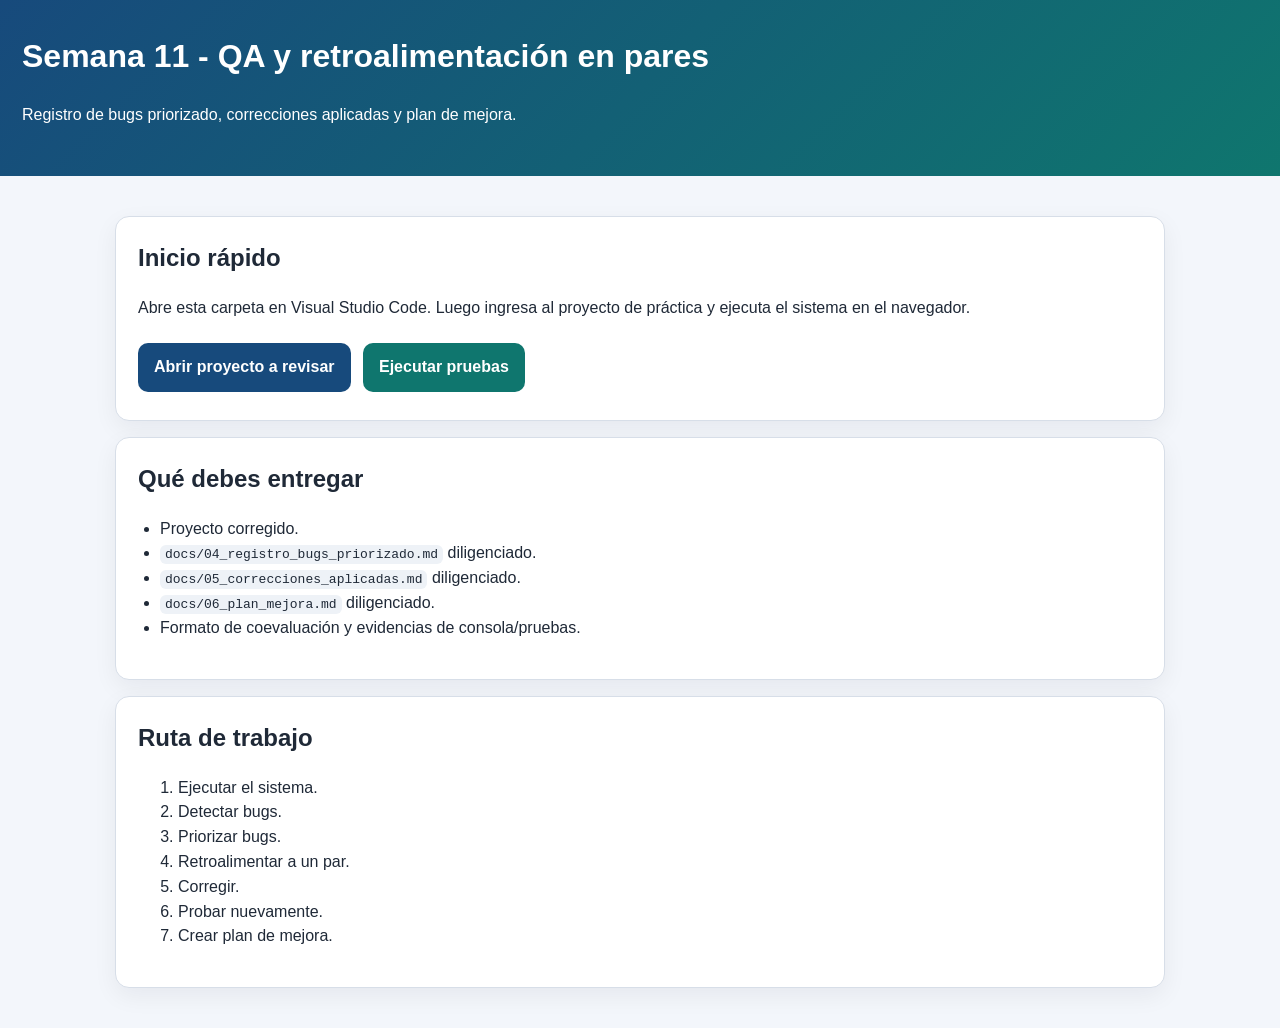
<file: index.html>
<!DOCTYPE html>
<html lang="es">
<head>
  <meta charset="UTF-8" />
  <meta name="viewport" content="width=device-width, initial-scale=1.0" />
  <title>Semana 11 - QA y retroalimentación</title>
  <style>
    :root { --bg:#f3f6fb; --card:#fff; --text:#1f2937; --primary:#174a7c; --accent:#0f766e; --border:#d7dee8; }
    body { margin:0; font-family: Arial, sans-serif; background:var(--bg); color:var(--text); line-height:1.55; }
    header { background:linear-gradient(135deg, var(--primary), #0f766e); color:white; padding:32px 22px; }
    main { max-width:1050px; margin:0 auto; padding:24px; }
    .card { background:var(--card); border:1px solid var(--border); border-radius:14px; padding:22px; margin:16px 0; box-shadow:0 8px 24px rgba(15, 23, 42, .06); }
    h1, h2 { margin-top:0; }
    a.button { display:inline-block; padding:12px 16px; margin:6px 8px 6px 0; background:var(--primary); color:white; border-radius:10px; text-decoration:none; font-weight:700; }
    a.button.alt { background:var(--accent); }
    code { background:#eef2f7; padding:2px 5px; border-radius:6px; }
    ul { padding-left:22px; }
  </style>
</head>
<body>
  <header>
    <h1>Semana 11 - QA y retroalimentación en pares</h1>
    <p>Registro de bugs priorizado, correcciones aplicadas y plan de mejora.</p>
  </header>
  <main>
    <section class="card">
      <h2>Inicio rápido</h2>
      <p>Abre esta carpeta en Visual Studio Code. Luego ingresa al proyecto de práctica y ejecuta el sistema en el navegador.</p>
      <a class="button" href="proyecto_a_revisar/index.html">Abrir proyecto a revisar</a>
      <a class="button alt" href="proyecto_a_revisar/tests.html">Ejecutar pruebas</a>
    </section>
    <section class="card">
      <h2>Qué debes entregar</h2>
      <ul>
        <li>Proyecto corregido.</li>
        <li><code>docs/04_registro_bugs_priorizado.md</code> diligenciado.</li>
        <li><code>docs/05_correcciones_aplicadas.md</code> diligenciado.</li>
        <li><code>docs/06_plan_mejora.md</code> diligenciado.</li>
        <li>Formato de coevaluación y evidencias de consola/pruebas.</li>
      </ul>
    </section>
    <section class="card">
      <h2>Ruta de trabajo</h2>
      <ol>
        <li>Ejecutar el sistema.</li>
        <li>Detectar bugs.</li>
        <li>Priorizar bugs.</li>
        <li>Retroalimentar a un par.</li>
        <li>Corregir.</li>
        <li>Probar nuevamente.</li>
        <li>Crear plan de mejora.</li>
      </ol>
    </section>
  </main>
</body>
</html>
</file>
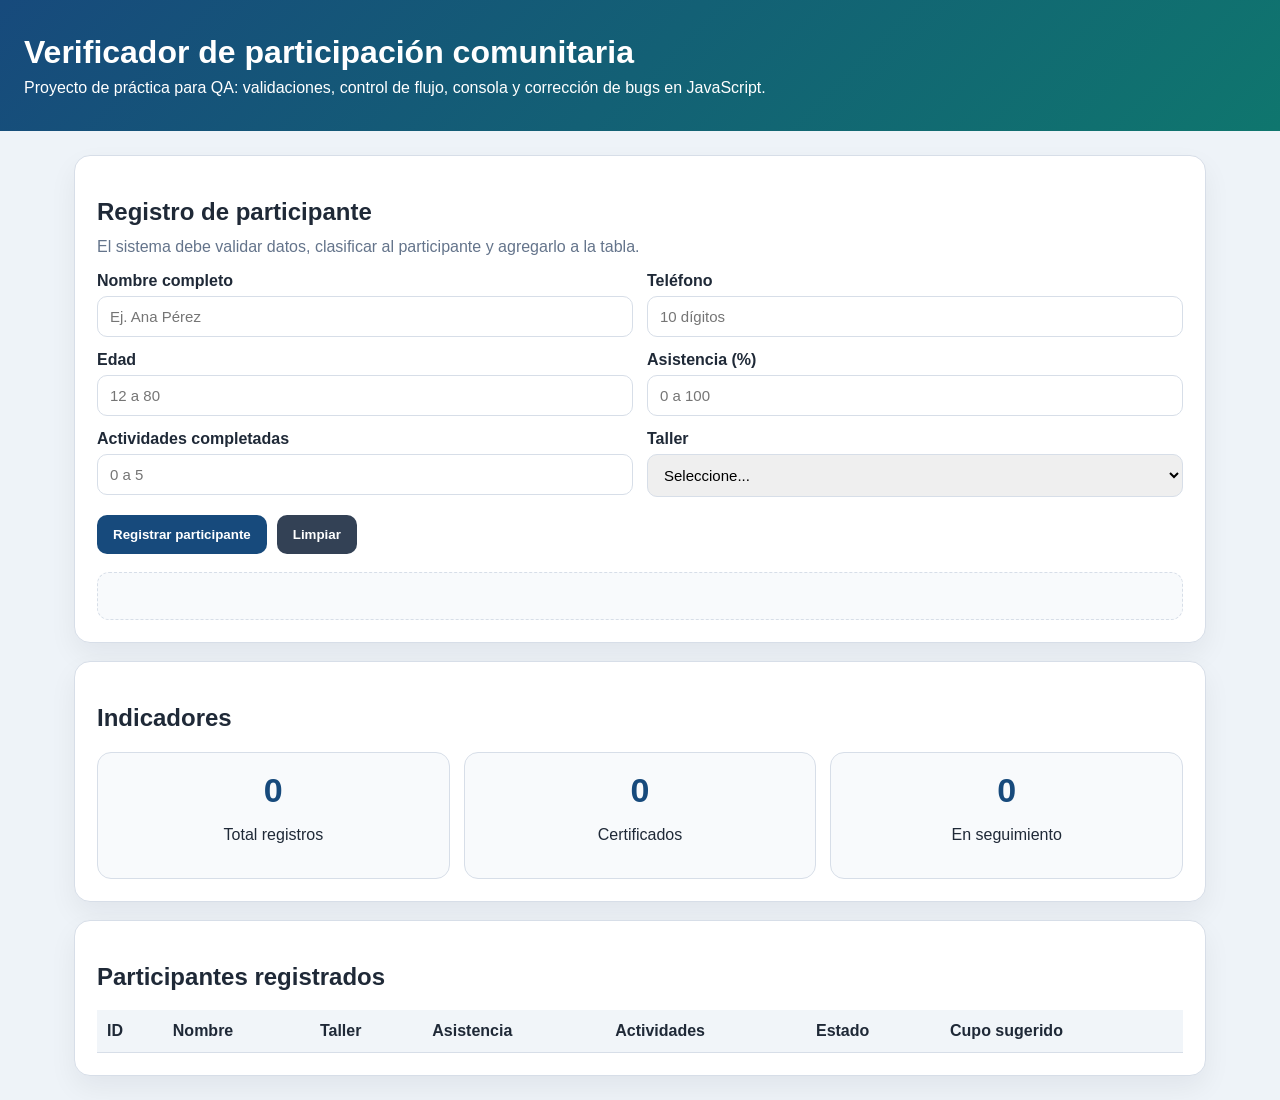
<file: proyecto_a_revisar/index.html>
<!DOCTYPE html>
<html lang="es">
<head>
  <meta charset="UTF-8" />
  <meta name="viewport" content="width=device-width, initial-scale=1.0" />
  <title>Verificador de participación comunitaria</title>
  <link rel="stylesheet" href="css/styles.css" />
</head>
<body>
  <header class="hero">
    <div>
      <h1>Verificador de participación comunitaria</h1>
      <p>Proyecto de práctica para QA: validaciones, control de flujo, consola y corrección de bugs en JavaScript.</p>
    </div>
  </header>

  <main class="layout">
    <section class="panel">
      <h2>Registro de participante</h2>
      <p class="hint">El sistema debe validar datos, clasificar al participante y agregarlo a la tabla.</p>

      <form id="form-registro" novalidate>
        <div class="grid">
          <label>
            Nombre completo
            <input id="nombre" type="text" placeholder="Ej. Ana Pérez" />
          </label>

          <label>
            Teléfono
            <input id="telefono" type="text" placeholder="10 dígitos" />
          </label>

          <label>
            Edad
            <input id="edad" type="number" placeholder="12 a 80" />
          </label>

          <label>
            Asistencia (%)
            <input id="asistencia" type="number" placeholder="0 a 100" />
          </label>

          <label>
            Actividades completadas
            <input id="actividades" type="number" placeholder="0 a 5" />
          </label>

          <label>
            Taller
            <select id="taller">
              <option value="">Seleccione...</option>
              <option value="huerta">Huerta escolar</option>
              <option value="programacion">Programación web</option>
              <option value="emprendimiento">Emprendimiento rural</option>
            </select>
          </label>
        </div>

        <div class="actions">
          <button type="submit" id="btn-registrar">Registrar participante</button>
          <button type="button" id="btn-limpiar">Limpiar</button>
        </div>
      </form>

      <div id="mensajes" class="messages" aria-live="polite"></div>
    </section>

    <section class="panel metrics">
      <h2>Indicadores</h2>
      <div class="metric-grid">
        <article>
          <span id="total-registros">0</span>
          <p>Total registros</p>
        </article>
        <article>
          <span id="total-certificados">0</span>
          <p>Certificados</p>
        </article>
        <article>
          <span id="total-seguimiento">0</span>
          <p>En seguimiento</p>
        </article>
      </div>
    </section>

    <section class="panel table-panel">
      <h2>Participantes registrados</h2>
      <table>
        <thead>
          <tr>
            <th>ID</th>
            <th>Nombre</th>
            <th>Taller</th>
            <th>Asistencia</th>
            <th>Actividades</th>
            <th>Estado</th>
            <th>Cupo sugerido</th>
          </tr>
        </thead>
        <tbody id="tbody-registros"></tbody>
      </table>
    </section>
  </main>

  <script src="js/app.js"></script>
</body>
</html>
</file>
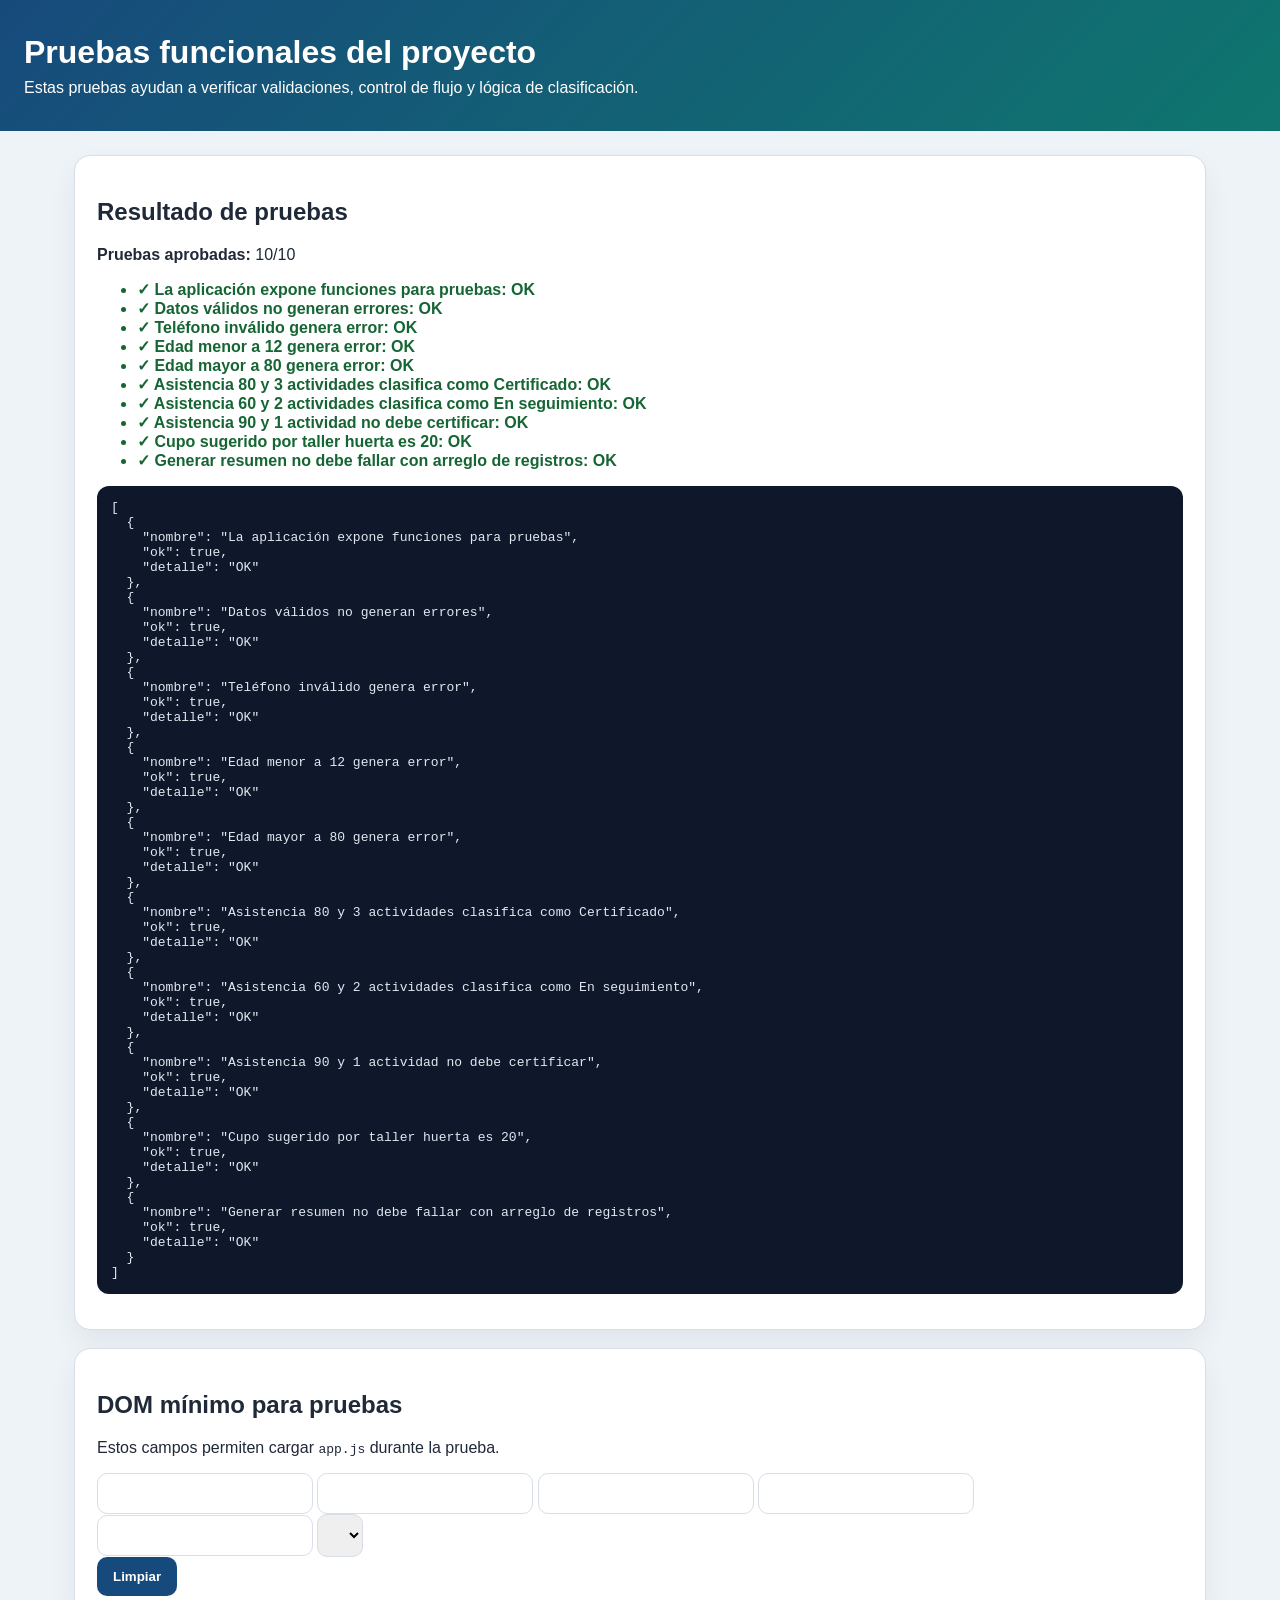
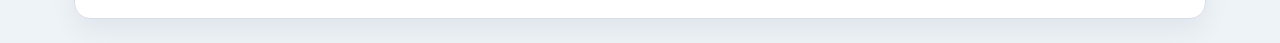
<file: proyecto_a_revisar/tests.html>
<!DOCTYPE html>
<html lang="es">
<head>
  <meta charset="UTF-8" />
  <meta name="viewport" content="width=device-width, initial-scale=1.0" />
  <title>Pruebas - Verificador comunitario</title>
  <link rel="stylesheet" href="css/styles.css" />
  <style>
    .test-ok { color:#166534; font-weight:700; }
    .test-fail { color:#991b1b; font-weight:700; }
    pre { background:#0f172a; color:#e2e8f0; padding:14px; border-radius:12px; overflow:auto; }
  </style>
</head>
<body>
  <header class="hero">
    <h1>Pruebas funcionales del proyecto</h1>
    <p>Estas pruebas ayudan a verificar validaciones, control de flujo y lógica de clasificación.</p>
  </header>

  <main class="layout">
    <section class="panel">
      <h2>Resultado de pruebas</h2>
      <div id="resultado-pruebas">Ejecutando pruebas...</div>
    </section>

    <section class="panel">
      <h2>DOM mínimo para pruebas</h2>
      <p>Estos campos permiten cargar <code>app.js</code> durante la prueba.</p>
      <form id="form-registro">
        <input id="nombre" />
        <input id="telefono" />
        <input id="edad" />
        <input id="asistencia" />
        <input id="actividades" />
        <select id="taller"><option value=""></option></select>
      </form>
      <button id="btn-limpiar">Limpiar</button>
      <div id="mensajes"></div>
      <span id="total-registros"></span>
      <span id="total-certificados"></span>
      <span id="total-seguimiento"></span>
      <table><tbody id="tbody-registros"></tbody></table>
    </section>
  </main>

  <script src="js/app.js"></script>
  <script src="js/tests.js"></script>
</body>
</html>
</file>
<file: proyecto_a_revisar/css/styles.css>
:root {
  --bg: #eef3f8;
  --panel: #ffffff;
  --primary: #174a7c;
  --primary-dark: #11385e;
  --accent: #0f766e;
  --text: #1f2937;
  --muted: #64748b;
  --border: #d7dee8;
  --danger-bg: #fee2e2;
  --danger: #991b1b;
  --success-bg: #dcfce7;
  --success: #166534;
}

* { box-sizing: border-box; }
body { margin:0; font-family: Arial, Helvetica, sans-serif; background:var(--bg); color:var(--text); }
.hero { background:linear-gradient(135deg, var(--primary), var(--accent)); color:#fff; padding:34px 24px; }
.hero h1 { margin:0 0 8px; }
.hero p { margin:0; max-width:850px; }
.layout { max-width:1180px; margin:0 auto; padding:24px; display:grid; gap:18px; }
.panel { background:var(--panel); border:1px solid var(--border); border-radius:16px; padding:22px; box-shadow:0 12px 28px rgba(15,23,42,.06); }
.hint { color:var(--muted); margin-top:-8px; }
.grid { display:grid; grid-template-columns: repeat(2, minmax(0, 1fr)); gap:14px; }
label { display:flex; flex-direction:column; gap:6px; font-weight:700; }
input, select { border:1px solid var(--border); border-radius:10px; padding:11px 12px; font-size:15px; }
input:focus, select:focus { outline:3px solid rgba(23,74,124,.18); border-color:var(--primary); }
.actions { margin-top:18px; display:flex; gap:10px; flex-wrap:wrap; }
button { border:0; border-radius:10px; padding:12px 16px; font-weight:700; cursor:pointer; background:var(--primary); color:white; }
button:hover { background:var(--primary-dark); }
button[type="button"] { background:#334155; }
.messages { margin-top:18px; padding:13px 14px; border-radius:12px; min-height:48px; background:#f8fafc; border:1px dashed var(--border); }
.messages.error { background:var(--danger-bg); color:var(--danger); border-color:#fecaca; }
.messages.success { background:var(--success-bg); color:var(--success); border-color:#bbf7d0; }
.metric-grid { display:grid; grid-template-columns:repeat(3, 1fr); gap:14px; }
.metric-grid article { border:1px solid var(--border); border-radius:14px; padding:18px; text-align:center; background:#f8fafc; }
.metric-grid span { display:block; font-size:34px; font-weight:800; color:var(--primary); }
table { width:100%; border-collapse:collapse; }
th, td { border-bottom:1px solid var(--border); padding:12px 10px; text-align:left; }
th { background:#f1f5f9; }
.badge { display:inline-block; padding:4px 8px; border-radius:999px; font-weight:700; font-size:12px; }
.badge.ok { background:var(--success-bg); color:var(--success); }
.badge.warn { background:#fef3c7; color:#92400e; }
.badge.bad { background:var(--danger-bg); color:var(--danger); }
@media (max-width: 760px) {
  .grid, .metric-grid { grid-template-columns:1fr; }
  .table-panel { overflow-x:auto; }
}
</file>
